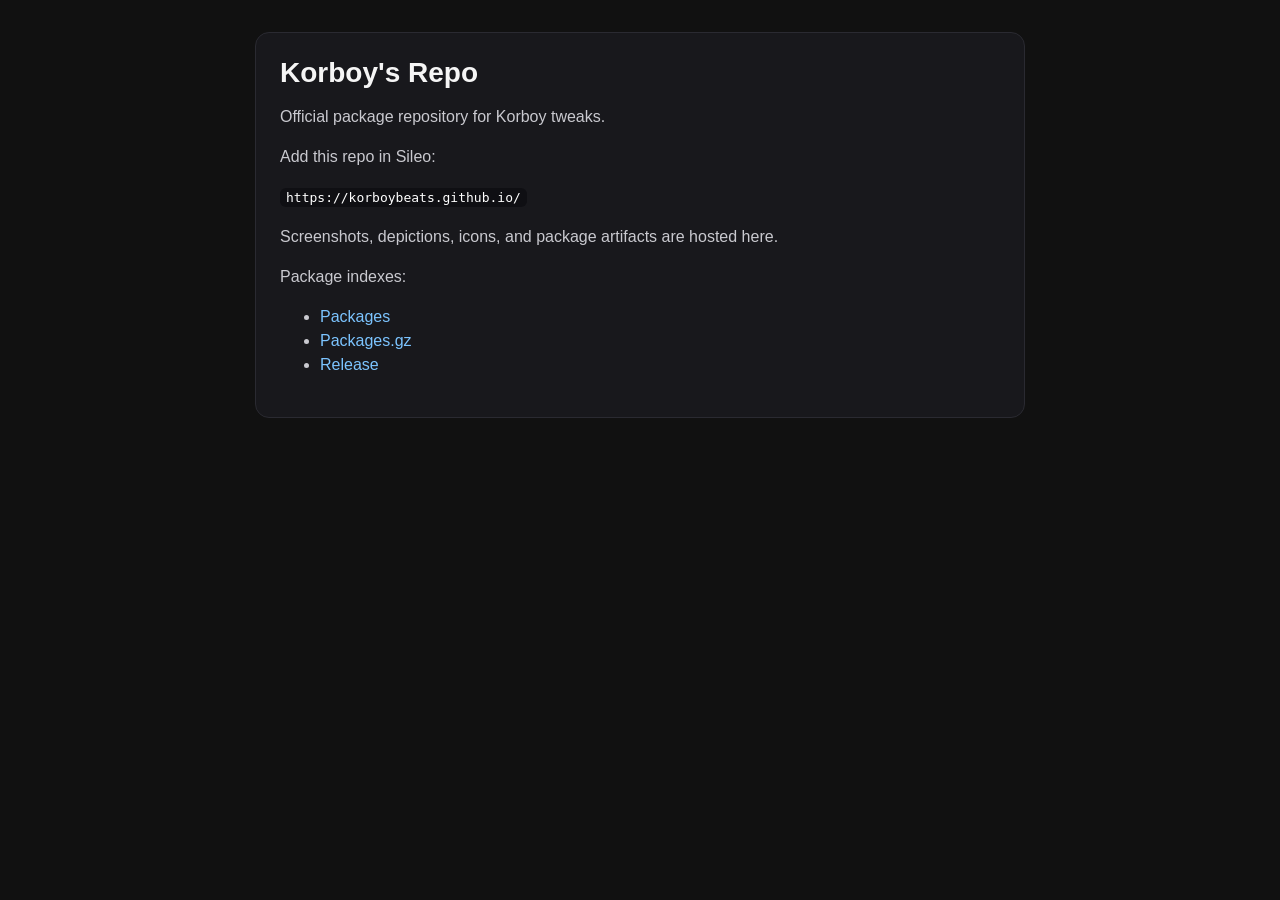
<file: index.html>
<!doctype html>
<html lang="en">
<head>
  <meta charset="utf-8">
  <meta name="viewport" content="width=device-width, initial-scale=1">
  <title>Korboy's Repo</title>
  <link rel="icon" type="image/png" href="icon.png">
  <style>
    body { font-family: -apple-system, BlinkMacSystemFont, "Segoe UI", sans-serif; background: #111; color: #f5f5f5; margin: 0; padding: 32px; }
    .card { max-width: 720px; margin: 0 auto; background: #18181c; border: 1px solid #2a2a31; border-radius: 14px; padding: 24px; }
    h1 { margin: 0 0 12px; font-size: 28px; }
    p, li { color: #c9c9cf; line-height: 1.5; }
    code { color: #fff; background: #0f0f13; padding: 2px 6px; border-radius: 6px; }
    a { color: #7cc4ff; text-decoration: none; }
  </style>
</head>
<body>
  <div class="card">
    <h1>Korboy's Repo</h1>
    <p>Official package repository for Korboy tweaks.</p>
    <p>Add this repo in Sileo:</p>
    <p><code>https://korboybeats.github.io/</code></p>
    <p class="note">Screenshots, depictions, icons, and package artifacts are hosted here.</p>
    <p>Package indexes:</p>
    <ul>
      <li><a href="Packages">Packages</a></li>
      <li><a href="Packages.gz">Packages.gz</a></li>
      <li><a href="Release">Release</a></li>
    </ul>
  </div>
</body>
</html>
</file>
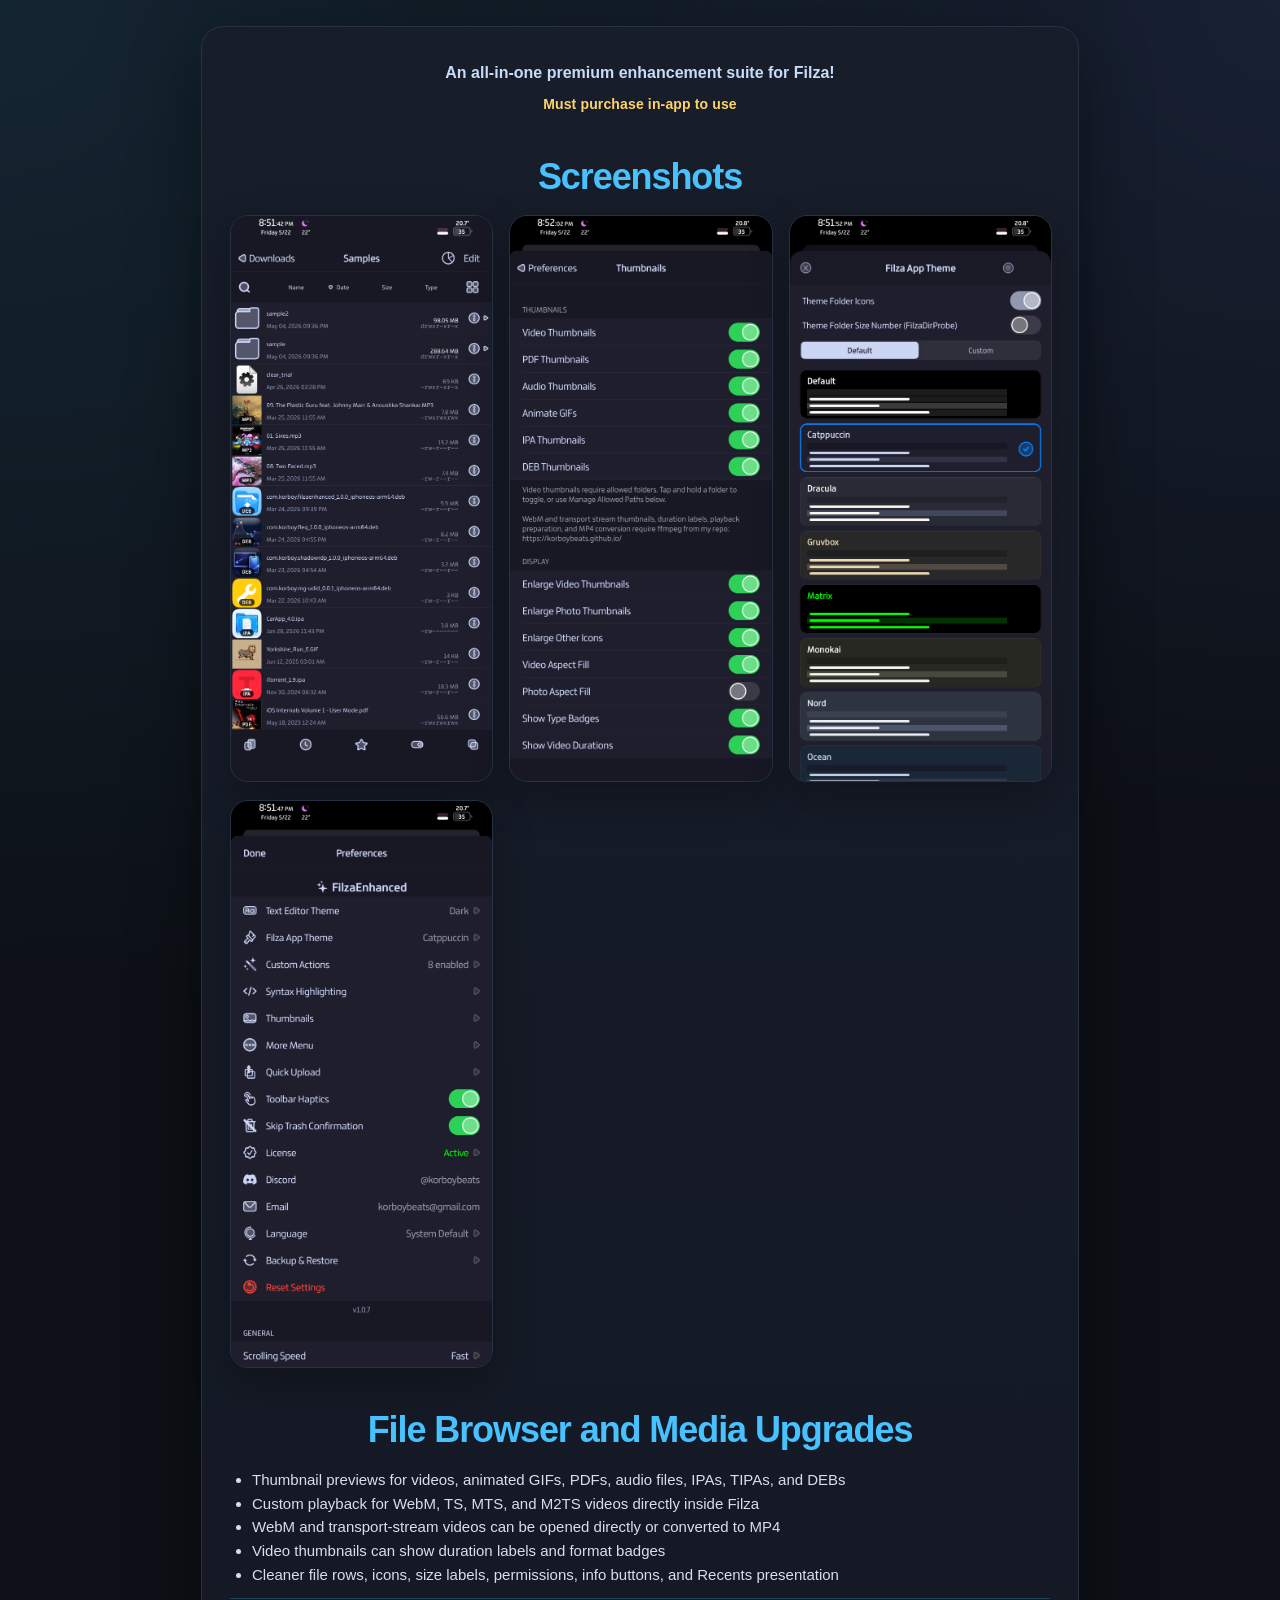
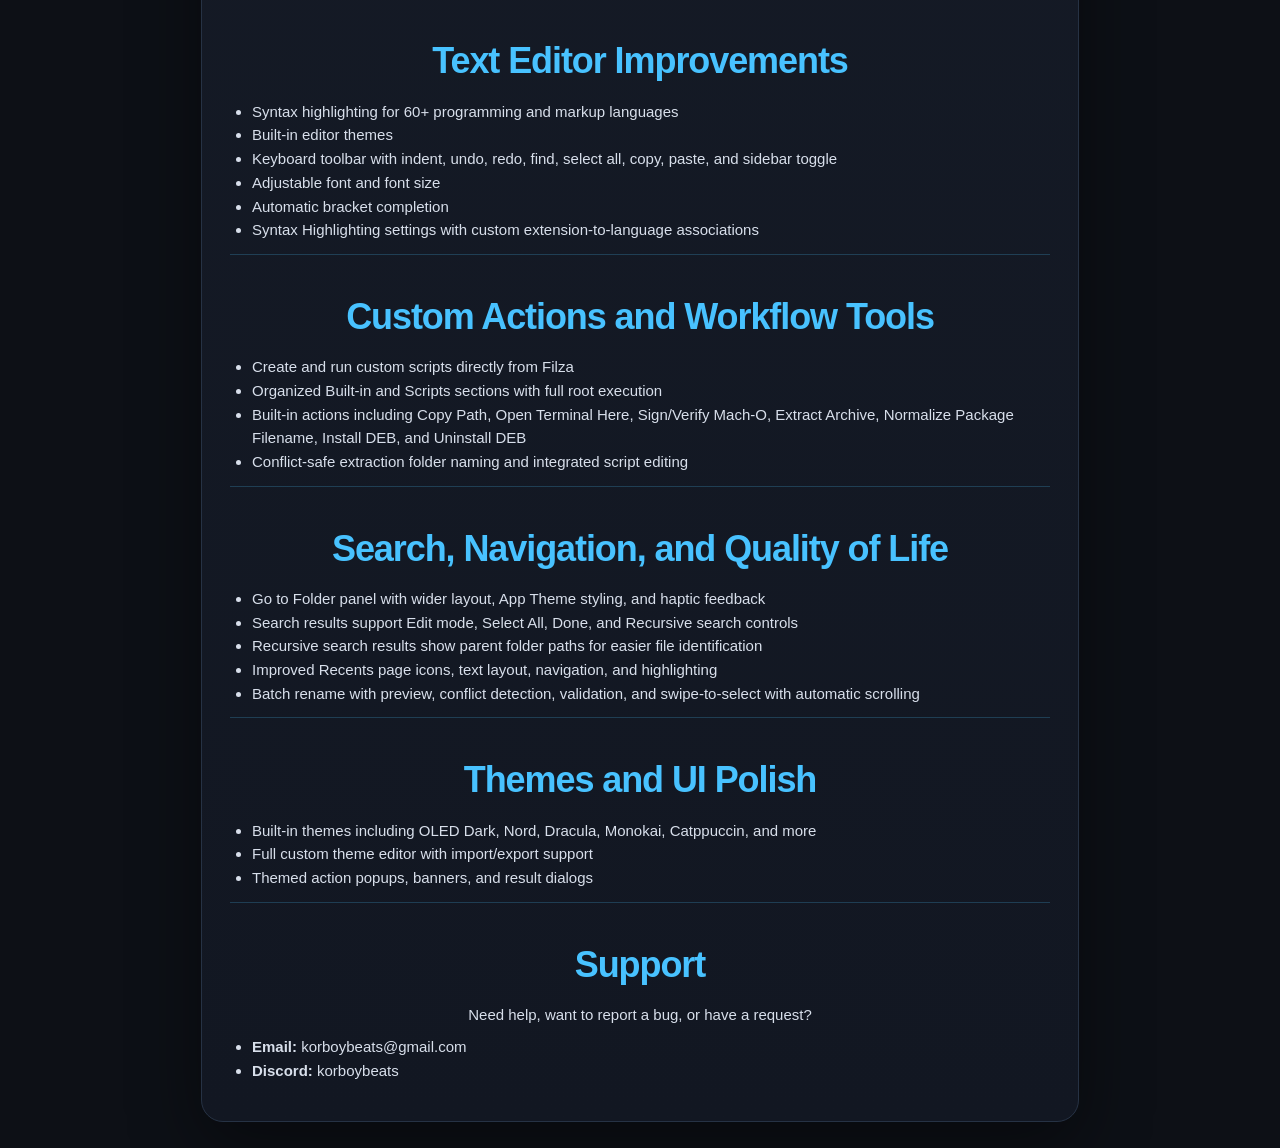
<file: depictions/filzaenhanced/index.html>
<!doctype html>
<html lang="en">
<head>
  <meta charset="utf-8">
  <meta name="viewport" content="width=device-width, initial-scale=1">
  <title>FilzaEnhanced</title>
  <style>
    :root {
      --bg: #0d1016;
      --panel: linear-gradient(180deg, #171d29 0%, #121722 100%);
      --panel-border: #263244;
      --title: #ffffff;
      --subtitle: #c6dcf8;
      --heading: #48c2ff;
      --text: #d8dfeb;
      --code: #0a1018;
    }
    body {
      font-family: -apple-system, BlinkMacSystemFont, "Segoe UI", sans-serif;
      background:
        radial-gradient(circle at top left, rgba(72,194,255,0.12), transparent 34%),
        radial-gradient(circle at top right, rgba(91,141,239,0.14), transparent 28%),
        var(--bg);
      color: var(--text);
      margin: 0;
      padding: 26px;
    }
    .card {
      max-width: 820px;
      margin: 0 auto;
      background: var(--panel);
      border: 1px solid var(--panel-border);
      border-radius: 22px;
      padding: 34px 28px 38px;
      box-shadow: 0 24px 70px rgba(0,0,0,.42);
      text-align: left;
    }
    .sub {
      color: var(--subtitle);
      margin-top: 0;
      font-size: 16px;
      font-weight: 600;
      line-height: 1.5;
      text-align: center;
    }
    .price {
      color: #ffd36a;
      margin: 10px 0 0;
      font-size: 14px;
      font-weight: 700;
      line-height: 1.4;
      text-align: center;
      letter-spacing: 0.01em;
    }
    h2 {
      margin: 42px 0 18px;
      color: var(--heading);
      font-size: 36px;
      font-weight: 800;
      letter-spacing: -0.03em;
      line-height: 1.12;
      text-align: center;
    }
    ul {
      list-style: disc;
      padding-left: 22px;
      margin: 0 0 12px 0;
    }
    li {
      color: var(--text);
      line-height: 1.58;
      font-size: 15px;
      margin: 0;
    }
    .divider {
      height: 1px;
      background: rgba(72,194,255,0.22);
      margin: 10px 0 14px 0;
    }
    .shots {
      display: grid;
      grid-template-columns: repeat(auto-fit, minmax(220px, 1fr));
      gap: 18px;
      margin-top: 8px;
    }
    .shots img {
      width: 100%;
      display: block;
      border-radius: 18px;
      border: 1px solid var(--panel-border);
      box-shadow: 0 16px 40px rgba(0,0,0,.28);
    }
    .support-text {
      font-size: 15px;
      line-height: 1.62;
      margin: 0;
      color: var(--text);
      text-align: center;
    }
    .support-list {
      font-size: 15px;
      line-height: 1.62;
      margin: 8px 0 0 0;
      padding-left: 22px;
    }
    code {
      color: #fff;
      background: var(--code);
      padding: 2px 7px;
      border-radius: 7px;
    }
  </style>
</head>
<body>
  <div class="card">
    <div class="sub">An all-in-one premium enhancement suite for Filza!</div>
    <div class="price">Must purchase in-app to use</div>

    <h2>Screenshots</h2>
    <div class="shots">
      <img src="https://korboybeats.github.io/depictions/filzaenhanced/screenshots/1.png" alt="FilzaEnhanced screenshot 1">
      <img src="https://korboybeats.github.io/depictions/filzaenhanced/screenshots/2.png" alt="FilzaEnhanced screenshot 2">
      <img src="https://korboybeats.github.io/depictions/filzaenhanced/screenshots/3.png" alt="FilzaEnhanced screenshot 3">
      <img src="https://korboybeats.github.io/depictions/filzaenhanced/screenshots/4.png" alt="FilzaEnhanced screenshot 4">
    </div>

    <h2>File Browser and Media Upgrades</h2>
    <ul>
      <li>Thumbnail previews for videos, animated GIFs, PDFs, audio files, IPAs, TIPAs, and DEBs</li>
      <li>Custom playback for WebM, TS, MTS, and M2TS videos directly inside Filza</li>
      <li>WebM and transport-stream videos can be opened directly or converted to MP4</li>
      <li>Video thumbnails can show duration labels and format badges</li>
      <li>Cleaner file rows, icons, size labels, permissions, info buttons, and Recents presentation</li>
    </ul>
    <div class="divider"></div>

    <h2>Text Editor Improvements</h2>
    <ul>
      <li>Syntax highlighting for 60+ programming and markup languages</li>
      <li>Built-in editor themes</li>
      <li>Keyboard toolbar with indent, undo, redo, find, select all, copy, paste, and sidebar toggle</li>
      <li>Adjustable font and font size</li>
      <li>Automatic bracket completion</li>
      <li>Syntax Highlighting settings with custom extension-to-language associations</li>
    </ul>
    <div class="divider"></div>

    <h2>Custom Actions and Workflow Tools</h2>
    <ul>
      <li>Create and run custom scripts directly from Filza</li>
      <li>Organized Built-in and Scripts sections with full root execution</li>
      <li>Built-in actions including Copy Path, Open Terminal Here, Sign/Verify Mach-O, Extract Archive, Normalize Package Filename, Install DEB, and Uninstall DEB</li>
      <li>Conflict-safe extraction folder naming and integrated script editing</li>
    </ul>
    <div class="divider"></div>

    <h2>Search, Navigation, and Quality of Life</h2>
    <ul>
      <li>Go to Folder panel with wider layout, App Theme styling, and haptic feedback</li>
      <li>Search results support Edit mode, Select All, Done, and Recursive search controls</li>
      <li>Recursive search results show parent folder paths for easier file identification</li>
      <li>Improved Recents page icons, text layout, navigation, and highlighting</li>
      <li>Batch rename with preview, conflict detection, validation, and swipe-to-select with automatic scrolling</li>
    </ul>
    <div class="divider"></div>

    <h2>Themes and UI Polish</h2>
    <ul>
      <li>Built-in themes including OLED Dark, Nord, Dracula, Monokai, Catppuccin, and more</li>
      <li>Full custom theme editor with import/export support</li>
      <li>Themed action popups, banners, and result dialogs</li>
    </ul>
    <div class="divider"></div>

    <h2>Support</h2>
    <p class="support-text">Need help, want to report a bug, or have a request?</p>
    <ul class="support-list">
      <li><strong>Email:</strong> korboybeats@gmail.com</li>
      <li><strong>Discord:</strong> korboybeats</li>
    </ul>
  </div>
</body>
</html>
</file>
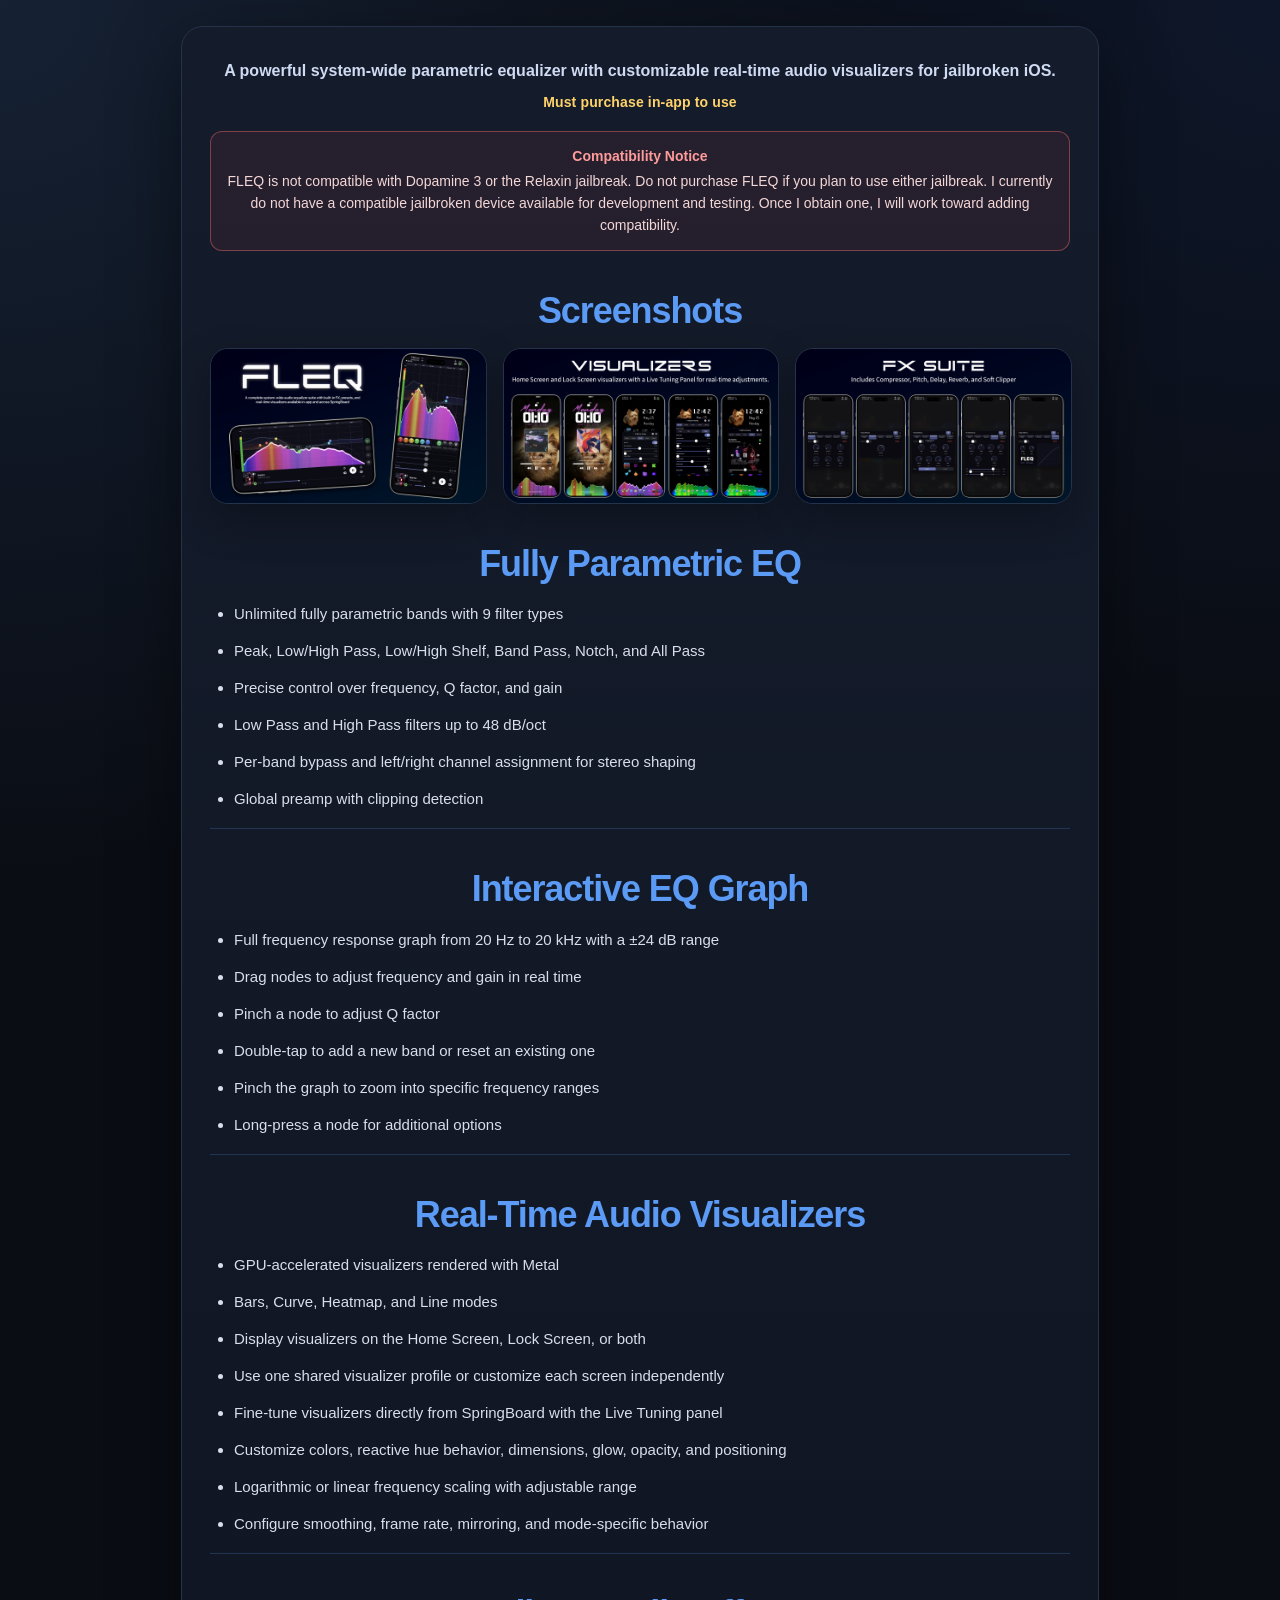
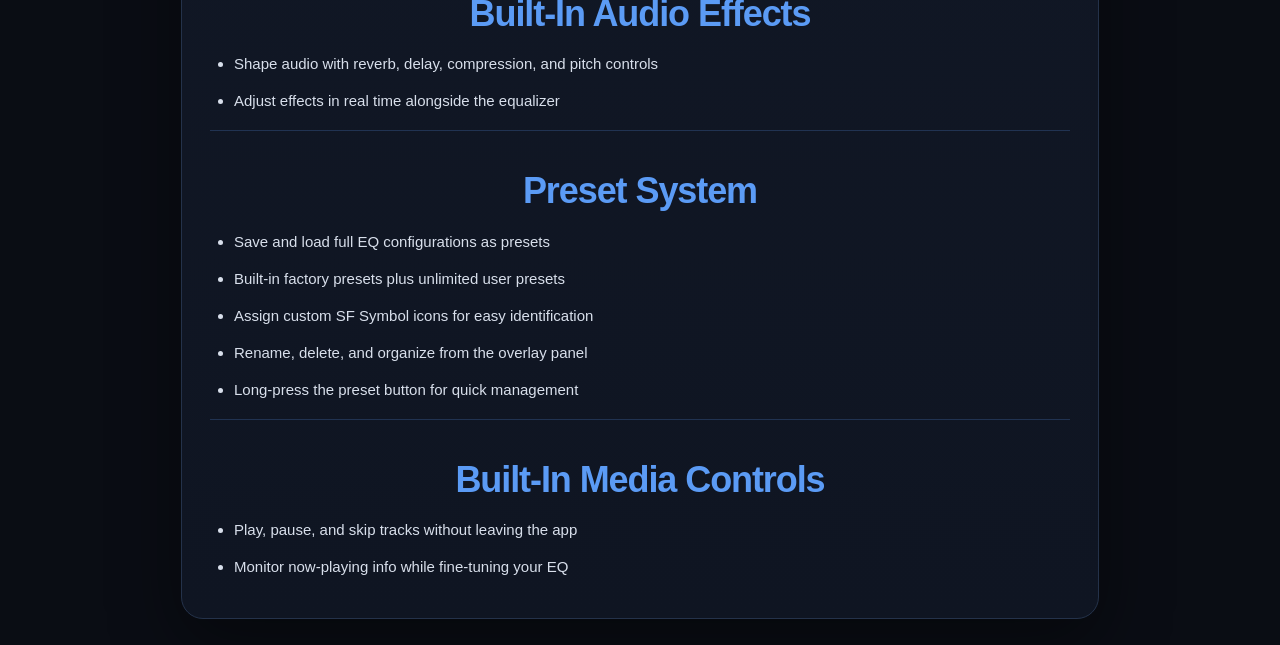
<file: depictions/fleq/index.html>
<!doctype html>
<html lang="en">
<head>
  <meta charset="utf-8">
  <meta name="viewport" content="width=device-width, initial-scale=1">
  <title>FLEQ</title>
  <style>
    :root {
      --bg: #0a0d14;
      --panel: linear-gradient(180deg, #141b2a 0%, #0f1522 100%);
      --panel-border: #24324a;
      --title: #ffffff;
      --subtitle: #cfdbf3;
      --heading: #5b9bf5;
      --text: #d8dfeb;
      --code: #0b1018;
    }
    body {
      font-family: -apple-system, BlinkMacSystemFont, "Segoe UI", sans-serif;
      background:
        radial-gradient(circle at top left, rgba(91,155,245,0.14), transparent 34%),
        radial-gradient(circle at top right, rgba(44,95,201,0.12), transparent 28%),
        var(--bg);
      color: var(--text);
      margin: 0;
      padding: 26px;
    }
    .card {
      max-width: 860px;
      margin: 0 auto;
      background: var(--panel);
      border: 1px solid var(--panel-border);
      border-radius: 22px;
      padding: 32px 28px 38px;
      box-shadow: 0 24px 70px rgba(0,0,0,.42);
      text-align: left;
    }
    .sub {
      color: var(--subtitle);
      margin-top: 0;
      font-size: 16px;
      font-weight: 600;
      line-height: 1.5;
      text-align: center;
    }
    .price {
      color: #ffd36a;
      margin: 10px 0 0;
      font-size: 14px;
      font-weight: 700;
      line-height: 1.4;
      text-align: center;
      letter-spacing: 0.01em;
    }
    .compatibility-notice {
      margin: 18px 0 0;
      padding: 14px 16px;
      border: 1px solid rgba(255, 107, 107, 0.42);
      border-radius: 12px;
      background: rgba(255, 107, 107, 0.08);
      color: #f4d7d7;
      font-size: 14px;
      line-height: 1.55;
      text-align: center;
    }
    .compatibility-notice strong {
      display: block;
      margin-bottom: 4px;
      color: #ff9b9b;
      text-align: center;
    }
    h2 {
      margin: 40px 0 16px;
      color: var(--heading);
      font-size: 36px;
      font-weight: 800;
      letter-spacing: -0.03em;
      line-height: 1.12;
      text-align: center;
    }
    ul {
      padding-left: 24px;
      margin: 0;
    }
    li {
      color: var(--text);
      line-height: 1.8;
      font-size: 15px;
      margin: 0;
      list-style: disc;
    }
    li + li {
      margin-top: 10px;
    }
    .shots {
      display: grid;
      grid-template-columns: repeat(auto-fit, minmax(220px, 1fr));
      gap: 18px;
      margin-top: 8px;
    }
    .shots img {
      width: 100%;
      display: block;
      border-radius: 18px;
      border: 1px solid var(--panel-border);
      box-shadow: 0 16px 40px rgba(0,0,0,.28);
      background: #0c111b;
    }
    hr {
      border: 0;
      height: 1px;
      background: rgba(91,155,245,0.22);
      margin: 16px 0 18px;
    }
    code {
      color: #fff;
      background: var(--code);
      padding: 2px 7px;
      border-radius: 7px;
    }
  </style>
</head>
<body>
  <div class="card">
    <div class="sub">A powerful system-wide parametric equalizer with customizable real-time audio visualizers for jailbroken iOS.</div>
    <div class="price">Must purchase in-app to use</div>
    <div class="compatibility-notice">
      <strong>Compatibility Notice</strong>
      FLEQ is not compatible with Dopamine 3 or the Relaxin jailbreak. Do not purchase FLEQ if you plan to use either jailbreak. I currently do not have a compatible jailbroken device available for development and testing. Once I obtain one, I will work toward adding compatibility.
    </div>

    <h2>Screenshots</h2>
    <div class="shots">
      <img src="https://korboybeats.github.io/depictions/fleq/screenshots/1.png" alt="FLEQ screenshot 1">
      <img src="https://korboybeats.github.io/depictions/fleq/screenshots/2.png" alt="FLEQ screenshot 2">
      <img src="https://korboybeats.github.io/depictions/fleq/screenshots/3.png" alt="FLEQ screenshot 3">
    </div>

    <h2>Fully Parametric EQ</h2>
    <ul>
      <li>Unlimited fully parametric bands with 9 filter types</li>
      <li>Peak, Low/High Pass, Low/High Shelf, Band Pass, Notch, and All Pass</li>
      <li>Precise control over frequency, Q factor, and gain</li>
      <li>Low Pass and High Pass filters up to 48 dB/oct</li>
      <li>Per-band bypass and left/right channel assignment for stereo shaping</li>
      <li>Global preamp with clipping detection</li>
    </ul>
    <hr>

    <h2>Interactive EQ Graph</h2>
    <ul>
      <li>Full frequency response graph from 20 Hz to 20 kHz with a ±24 dB range</li>
      <li>Drag nodes to adjust frequency and gain in real time</li>
      <li>Pinch a node to adjust Q factor</li>
      <li>Double-tap to add a new band or reset an existing one</li>
      <li>Pinch the graph to zoom into specific frequency ranges</li>
      <li>Long-press a node for additional options</li>
    </ul>
    <hr>

    <h2>Real-Time Audio Visualizers</h2>
    <ul>
      <li>GPU-accelerated visualizers rendered with Metal</li>
      <li>Bars, Curve, Heatmap, and Line modes</li>
      <li>Display visualizers on the Home Screen, Lock Screen, or both</li>
      <li>Use one shared visualizer profile or customize each screen independently</li>
      <li>Fine-tune visualizers directly from SpringBoard with the Live Tuning panel</li>
      <li>Customize colors, reactive hue behavior, dimensions, glow, opacity, and positioning</li>
      <li>Logarithmic or linear frequency scaling with adjustable range</li>
      <li>Configure smoothing, frame rate, mirroring, and mode-specific behavior</li>
    </ul>
    <hr>

    <h2>Built-In Audio Effects</h2>
    <ul>
      <li>Shape audio with reverb, delay, compression, and pitch controls</li>
      <li>Adjust effects in real time alongside the equalizer</li>
    </ul>
    <hr>

    <h2>Preset System</h2>
    <ul>
      <li>Save and load full EQ configurations as presets</li>
      <li>Built-in factory presets plus unlimited user presets</li>
      <li>Assign custom SF Symbol icons for easy identification</li>
      <li>Rename, delete, and organize from the overlay panel</li>
      <li>Long-press the preset button for quick management</li>
    </ul>
    <hr>

    <h2>Built-In Media Controls</h2>
    <ul>
      <li>Play, pause, and skip tracks without leaving the app</li>
      <li>Monitor now-playing info while fine-tuning your EQ</li>
    </ul>
  </div>
</body>
</html>
</file>
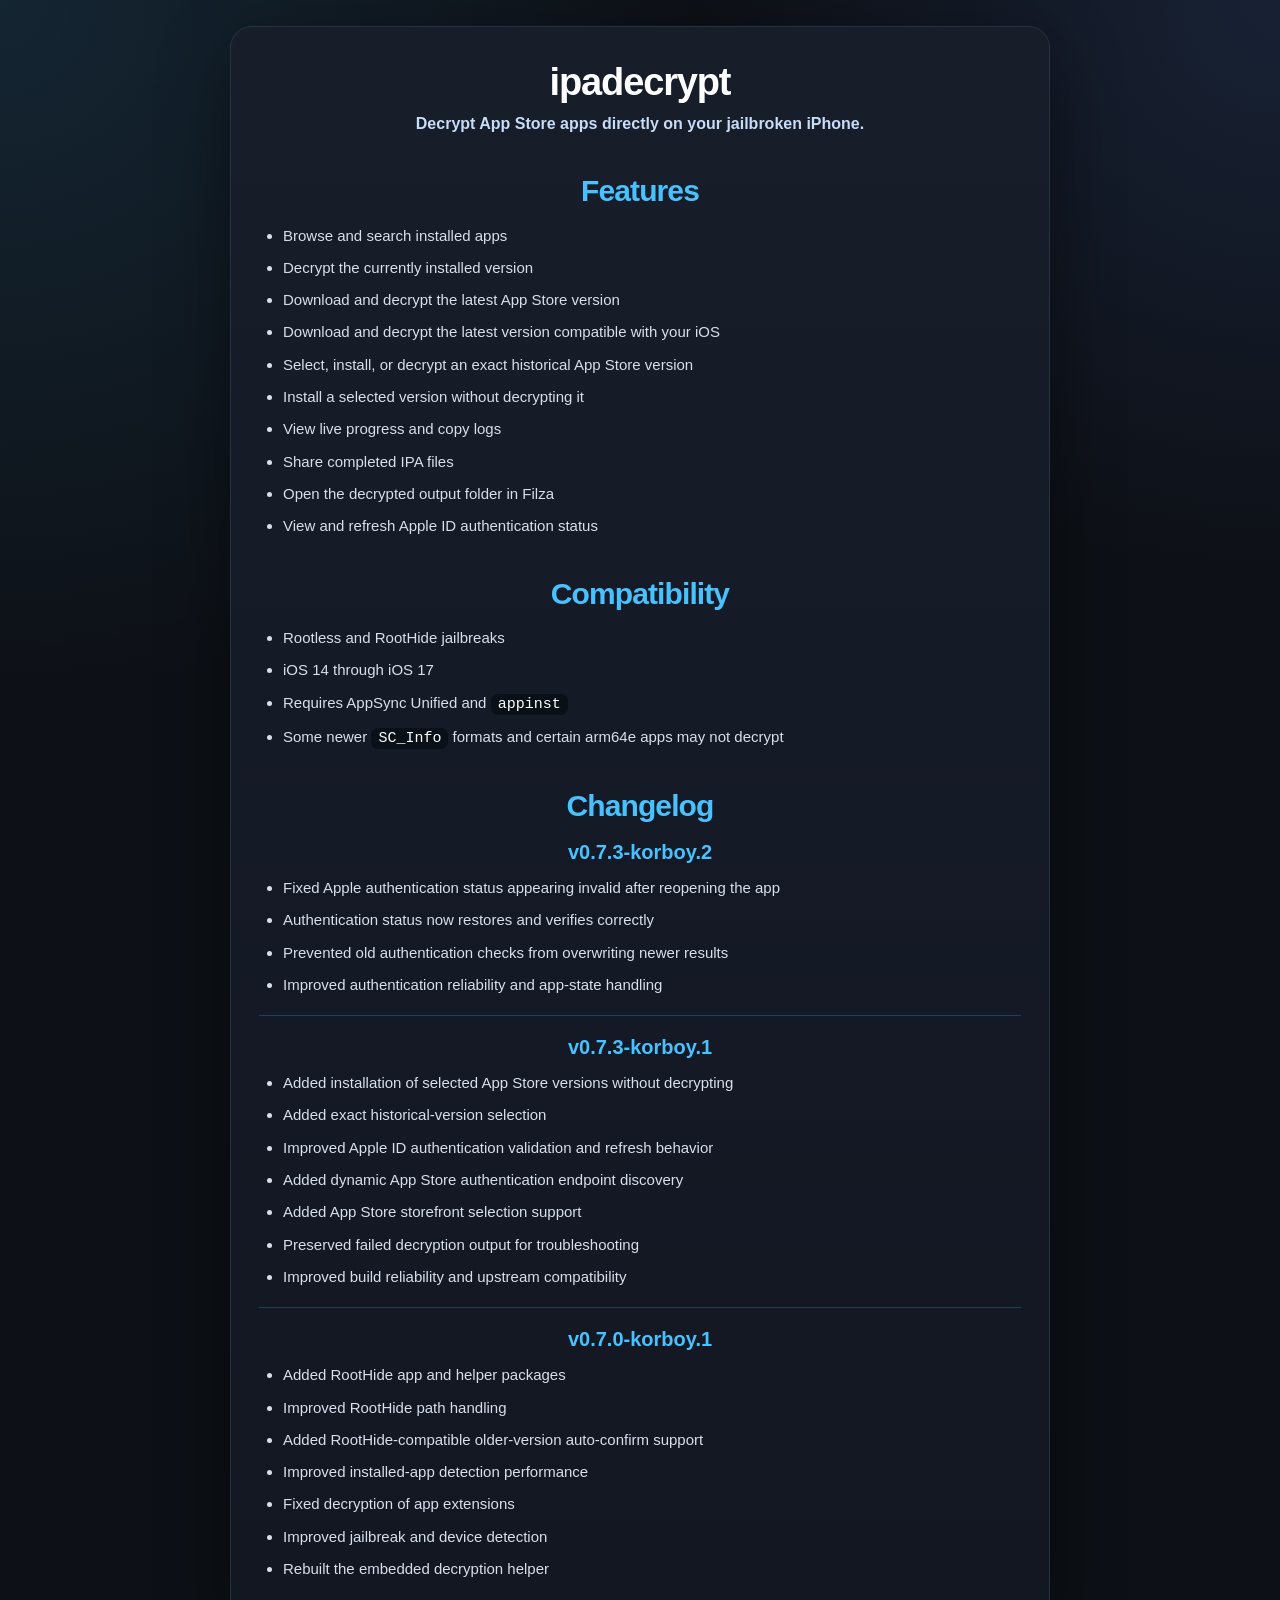
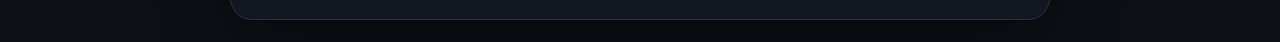
<file: depictions/ipadecrypt/index.html>
<!doctype html>
<html lang="en">
<head>
  <meta charset="utf-8">
  <meta name="viewport" content="width=device-width, initial-scale=1">
  <title>ipadecrypt</title>
  <style>
    :root {
      --bg: #0d1016;
      --panel: linear-gradient(180deg, #171d29 0%, #121722 100%);
      --panel-border: #263244;
      --subtitle: #c6dcf8;
      --heading: #48c2ff;
      --text: #d8dfeb;
      --divider: rgba(72, 194, 255, 0.22);
    }
    * { box-sizing: border-box; }
    body {
      margin: 0;
      padding: 26px;
      color: var(--text);
      font-family: -apple-system, BlinkMacSystemFont, "Segoe UI", sans-serif;
      background:
        radial-gradient(circle at top left, rgba(72, 194, 255, 0.12), transparent 34%),
        radial-gradient(circle at top right, rgba(91, 141, 239, 0.14), transparent 28%),
        var(--bg);
    }
    .card {
      max-width: 820px;
      margin: 0 auto;
      padding: 34px 28px 38px;
      border: 1px solid var(--panel-border);
      border-radius: 22px;
      background: var(--panel);
      box-shadow: 0 24px 70px rgba(0, 0, 0, 0.42);
    }
    h1, h2, h3 { text-align: center; }
    h1 {
      margin: 0 0 8px;
      color: #fff;
      font-size: 38px;
      letter-spacing: -0.03em;
    }
    h2 {
      margin: 38px 0 16px;
      color: var(--heading);
      font-size: 30px;
      line-height: 1.12;
      letter-spacing: -0.03em;
    }
    h3 {
      margin: 0 0 12px;
      color: var(--heading);
      font-size: 20px;
    }
    .subtitle {
      margin: 0;
      color: var(--subtitle);
      font-size: 16px;
      font-weight: 600;
      line-height: 1.5;
      text-align: center;
    }
    ul {
      margin: 0;
      padding-left: 24px;
    }
    li {
      font-size: 15px;
      line-height: 1.62;
    }
    li + li { margin-top: 8px; }
    .divider {
      height: 1px;
      margin: 18px 0;
      background: var(--divider);
    }
    .release { padding-top: 2px; }
    code {
      padding: 2px 7px;
      border-radius: 7px;
      color: #fff;
      background: #0a1018;
    }
    @media (max-width: 520px) {
      body { padding: 14px; }
      .card { padding: 28px 20px 32px; }
      h1 { font-size: 34px; }
      h2 { font-size: 27px; }
    }
  </style>
</head>
<body>
  <main class="card">
    <h1>ipadecrypt</h1>
    <p class="subtitle">Decrypt App Store apps directly on your jailbroken iPhone.</p>

    <h2>Features</h2>
    <ul>
      <li>Browse and search installed apps</li>
      <li>Decrypt the currently installed version</li>
      <li>Download and decrypt the latest App Store version</li>
      <li>Download and decrypt the latest version compatible with your iOS</li>
      <li>Select, install, or decrypt an exact historical App Store version</li>
      <li>Install a selected version without decrypting it</li>
      <li>View live progress and copy logs</li>
      <li>Share completed IPA files</li>
      <li>Open the decrypted output folder in Filza</li>
      <li>View and refresh Apple ID authentication status</li>
    </ul>

    <h2>Compatibility</h2>
    <ul>
      <li>Rootless and RootHide jailbreaks</li>
      <li>iOS 14 through iOS 17</li>
      <li>Requires AppSync Unified and <code>appinst</code></li>
      <li>Some newer <code>SC_Info</code> formats and certain arm64e apps may not decrypt</li>
    </ul>

    <h2>Changelog</h2>
    <section class="release">
      <h3>v0.7.3-korboy.2</h3>
      <ul>
        <li>Fixed Apple authentication status appearing invalid after reopening the app</li>
        <li>Authentication status now restores and verifies correctly</li>
        <li>Prevented old authentication checks from overwriting newer results</li>
        <li>Improved authentication reliability and app-state handling</li>
      </ul>
    </section>
    <div class="divider"></div>
    <section class="release">
      <h3>v0.7.3-korboy.1</h3>
      <ul>
        <li>Added installation of selected App Store versions without decrypting</li>
        <li>Added exact historical-version selection</li>
        <li>Improved Apple ID authentication validation and refresh behavior</li>
        <li>Added dynamic App Store authentication endpoint discovery</li>
        <li>Added App Store storefront selection support</li>
        <li>Preserved failed decryption output for troubleshooting</li>
        <li>Improved build reliability and upstream compatibility</li>
      </ul>
    </section>
    <div class="divider"></div>
    <section class="release">
      <h3>v0.7.0-korboy.1</h3>
      <ul>
        <li>Added RootHide app and helper packages</li>
        <li>Improved RootHide path handling</li>
        <li>Added RootHide-compatible older-version auto-confirm support</li>
        <li>Improved installed-app detection performance</li>
        <li>Fixed decryption of app extensions</li>
        <li>Improved jailbreak and device detection</li>
        <li>Rebuilt the embedded decryption helper</li>
      </ul>
    </section>
  </main>
</body>
</html>
</file>
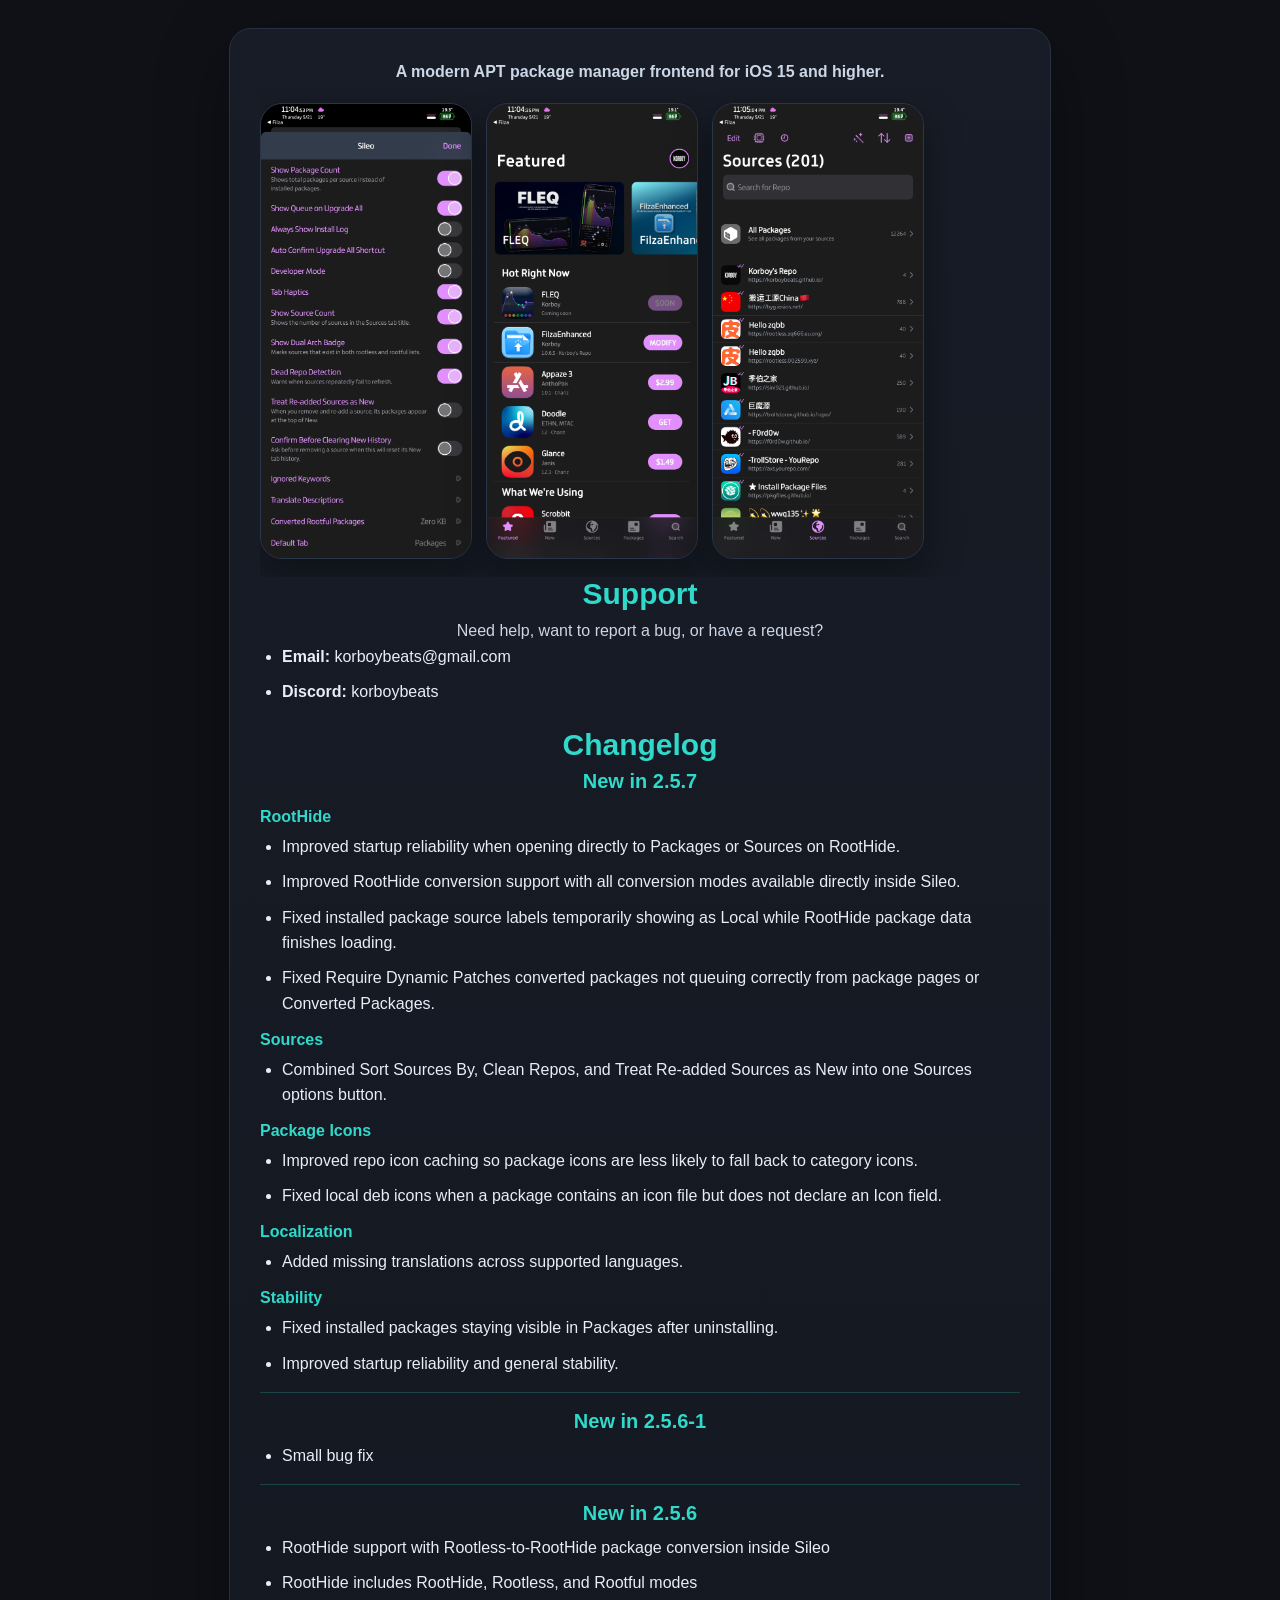
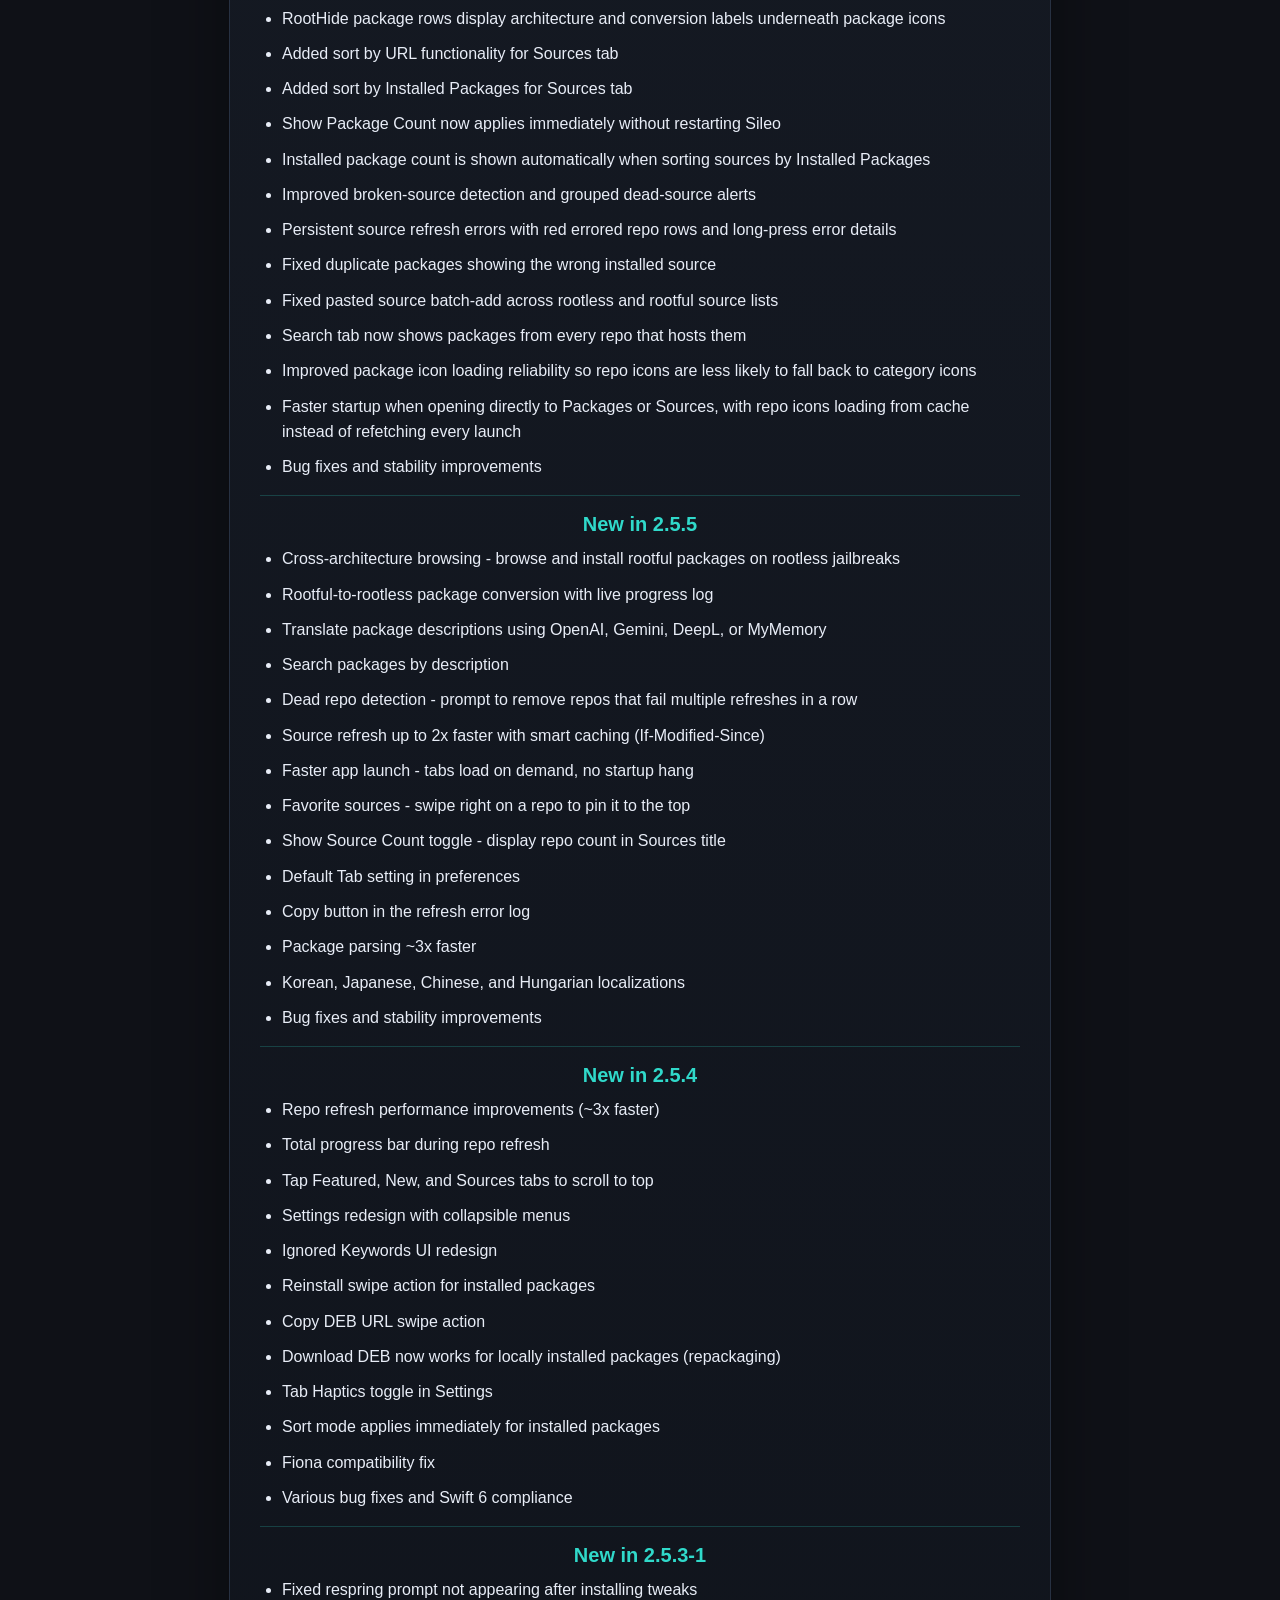
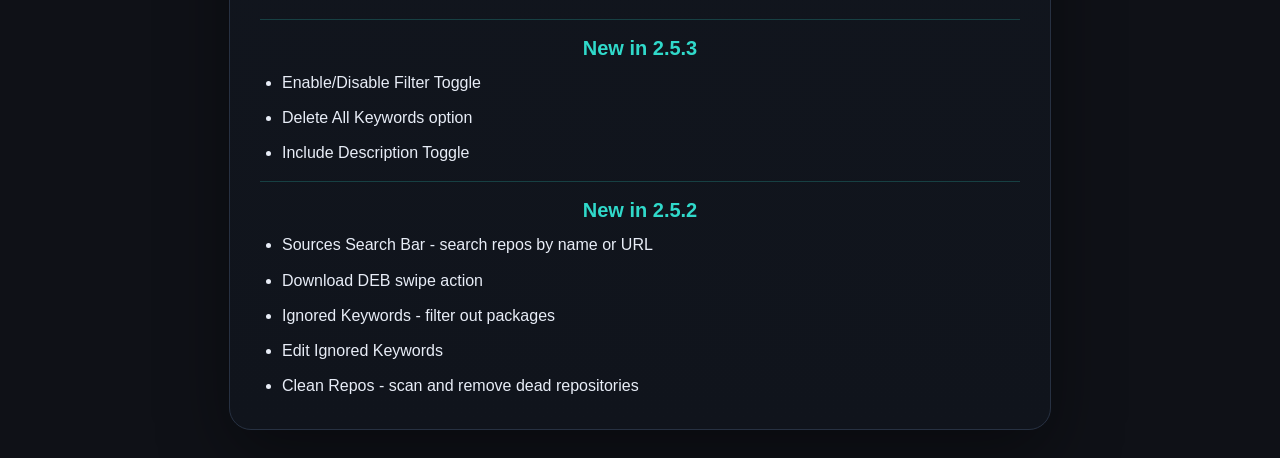
<file: sileo/depiction/index.html>
<!doctype html>
<html lang="en">
<head>
  <meta charset="utf-8">
  <meta name="viewport" content="width=device-width, initial-scale=1">
  <title>Sileo</title>
  <style>
    body { margin: 0; padding: 28px; background: #0f1117; color: #e8edf7; font-family: -apple-system, BlinkMacSystemFont, "Segoe UI", sans-serif; }
    .card { max-width: 760px; margin: 0 auto; padding: 30px; border-radius: 22px; background: linear-gradient(180deg, #171c26, #10141c); border: 1px solid #273142; box-shadow: 0 24px 70px rgba(0,0,0,.38); }
    p { color: #cbd6e6; line-height: 1.6; font-size: 16px; }
    .description { margin: 0; text-align: center; font-weight: 600; }
    h2 { color: #30D9CA; margin: 0 0 8px; font-size: 30px; line-height: 1.1; text-align: center; }
    .support-heading { margin-top: 0; }
    h3.version { color: #30D9CA; font-size: 20px; font-weight: 700; line-height: 1.2; margin: 0 0 10px; text-align: center; }
    .changelog-section { color: #30D9CA; font-size: 16px; font-weight: 700; line-height: 1.3; margin: 14px 0 6px; }
    ul { margin: 0; padding-left: 22px; }
    li { margin: 0; line-height: 1.58; }
    li + li { margin-top: 10px; }
    .support-copy { margin: 0; text-align: center; line-height: 1.62; }
    .support-spacer { height: 24px; }
    .divider { height: 1px; background: rgba(48,217,202,0.22); margin: 16px 0; }
    .screenshots { display: flex; gap: 14px; overflow-x: auto; padding: 8px 0 18px; margin-top: 10px; }
    .screenshots img { width: 210px; max-width: 58vw; border-radius: 22px; border: 1px solid #2b3548; box-shadow: 0 16px 38px rgba(0,0,0,.35); }
  </style>
</head>
<body>
  <div class="card">
    <p class="description">A modern APT package manager frontend for iOS 15 and higher.</p>
    <div class="screenshots">
      <img src="https://korboybeats.github.io/sileo/screenshots/2.png" alt="Sileo screenshot 1">
      <img src="https://korboybeats.github.io/sileo/screenshots/1.png" alt="Sileo screenshot 2">
      <img src="https://korboybeats.github.io/sileo/screenshots/3.png" alt="Sileo screenshot 3">
    </div>
    <h2 class="support-heading">Support</h2>
    <p class="support-copy">Need help, want to report a bug, or have a request?</p>
    <ul>
      <li><strong>Email:</strong> korboybeats@gmail.com</li>
      <li><strong>Discord:</strong> korboybeats</li>
    </ul>
    <div class="support-spacer"></div>
    <h2>Changelog</h2>
    <h3 class="version">New in 2.5.7</h3>
    <h4 class="changelog-section">RootHide</h4>
    <ul>
      <li>Improved startup reliability when opening directly to Packages or Sources on RootHide.</li>
      <li>Improved RootHide conversion support with all conversion modes available directly inside Sileo.</li>
      <li>Fixed installed package source labels temporarily showing as Local while RootHide package data finishes loading.</li>
      <li>Fixed Require Dynamic Patches converted packages not queuing correctly from package pages or Converted Packages.</li>
    </ul>
    <h4 class="changelog-section">Sources</h4>
    <ul>
      <li>Combined Sort Sources By, Clean Repos, and Treat Re-added Sources as New into one Sources options button.</li>
    </ul>
    <h4 class="changelog-section">Package Icons</h4>
    <ul>
      <li>Improved repo icon caching so package icons are less likely to fall back to category icons.</li>
      <li>Fixed local deb icons when a package contains an icon file but does not declare an Icon field.</li>
    </ul>
    <h4 class="changelog-section">Localization</h4>
    <ul>
      <li>Added missing translations across supported languages.</li>
    </ul>
    <h4 class="changelog-section">Stability</h4>
    <ul>
      <li>Fixed installed packages staying visible in Packages after uninstalling.</li>
      <li>Improved startup reliability and general stability.</li>
    </ul>
    <div class="divider"></div>
    <h3 class="version">New in 2.5.6-1</h3>
    <ul>
      <li>Small bug fix</li>
    </ul>
    <div class="divider"></div>
    <h3 class="version">New in 2.5.6</h3>
    <ul>
      <li>RootHide support with Rootless-to-RootHide package conversion inside Sileo</li>
      <li>RootHide includes RootHide, Rootless, and Rootful modes</li>
      <li>RootHide package rows display architecture and conversion labels underneath package icons</li>
      <li>Added sort by URL functionality for Sources tab</li>
      <li>Added sort by Installed Packages for Sources tab</li>
      <li>Show Package Count now applies immediately without restarting Sileo</li>
      <li>Installed package count is shown automatically when sorting sources by Installed Packages</li>
      <li>Improved broken-source detection and grouped dead-source alerts</li>
      <li>Persistent source refresh errors with red errored repo rows and long-press error details</li>
      <li>Fixed duplicate packages showing the wrong installed source</li>
      <li>Fixed pasted source batch-add across rootless and rootful source lists</li>
      <li>Search tab now shows packages from every repo that hosts them</li>
      <li>Improved package icon loading reliability so repo icons are less likely to fall back to category icons</li>
      <li>Faster startup when opening directly to Packages or Sources, with repo icons loading from cache instead of refetching every launch</li>
      <li>Bug fixes and stability improvements</li>
    </ul>
    <div class="divider"></div>
    <h3 class="version">New in 2.5.5</h3>
    <ul>
      <li>Cross-architecture browsing - browse and install rootful packages on rootless jailbreaks</li>
      <li>Rootful-to-rootless package conversion with live progress log</li>
      <li>Translate package descriptions using OpenAI, Gemini, DeepL, or MyMemory</li>
      <li>Search packages by description</li>
      <li>Dead repo detection - prompt to remove repos that fail multiple refreshes in a row</li>
      <li>Source refresh up to 2x faster with smart caching (If-Modified-Since)</li>
      <li>Faster app launch - tabs load on demand, no startup hang</li>
      <li>Favorite sources - swipe right on a repo to pin it to the top</li>
      <li>Show Source Count toggle - display repo count in Sources title</li>
      <li>Default Tab setting in preferences</li>
      <li>Copy button in the refresh error log</li>
      <li>Package parsing ~3x faster</li>
      <li>Korean, Japanese, Chinese, and Hungarian localizations</li>
      <li>Bug fixes and stability improvements</li>
    </ul>
    <div class="divider"></div>
    <h3 class="version">New in 2.5.4</h3>
    <ul>
      <li>Repo refresh performance improvements (~3x faster)</li>
      <li>Total progress bar during repo refresh</li>
      <li>Tap Featured, New, and Sources tabs to scroll to top</li>
      <li>Settings redesign with collapsible menus</li>
      <li>Ignored Keywords UI redesign</li>
      <li>Reinstall swipe action for installed packages</li>
      <li>Copy DEB URL swipe action</li>
      <li>Download DEB now works for locally installed packages (repackaging)</li>
      <li>Tab Haptics toggle in Settings</li>
      <li>Sort mode applies immediately for installed packages</li>
      <li>Fiona compatibility fix</li>
      <li>Various bug fixes and Swift 6 compliance</li>
    </ul>
    <div class="divider"></div>
    <h3 class="version">New in 2.5.3-1</h3>
    <ul>
      <li>Fixed respring prompt not appearing after installing tweaks</li>
    </ul>
    <div class="divider"></div>
    <h3 class="version">New in 2.5.3</h3>
    <ul>
      <li>Enable/Disable Filter Toggle</li>
      <li>Delete All Keywords option</li>
      <li>Include Description Toggle</li>
    </ul>
    <div class="divider"></div>
    <h3 class="version">New in 2.5.2</h3>
    <ul>
      <li>Sources Search Bar - search repos by name or URL</li>
      <li>Download DEB swipe action</li>
      <li>Ignored Keywords - filter out packages</li>
      <li>Edit Ignored Keywords</li>
      <li>Clean Repos - scan and remove dead repositories</li>
    </ul>
  </div>
</body>
</html>
</file>
